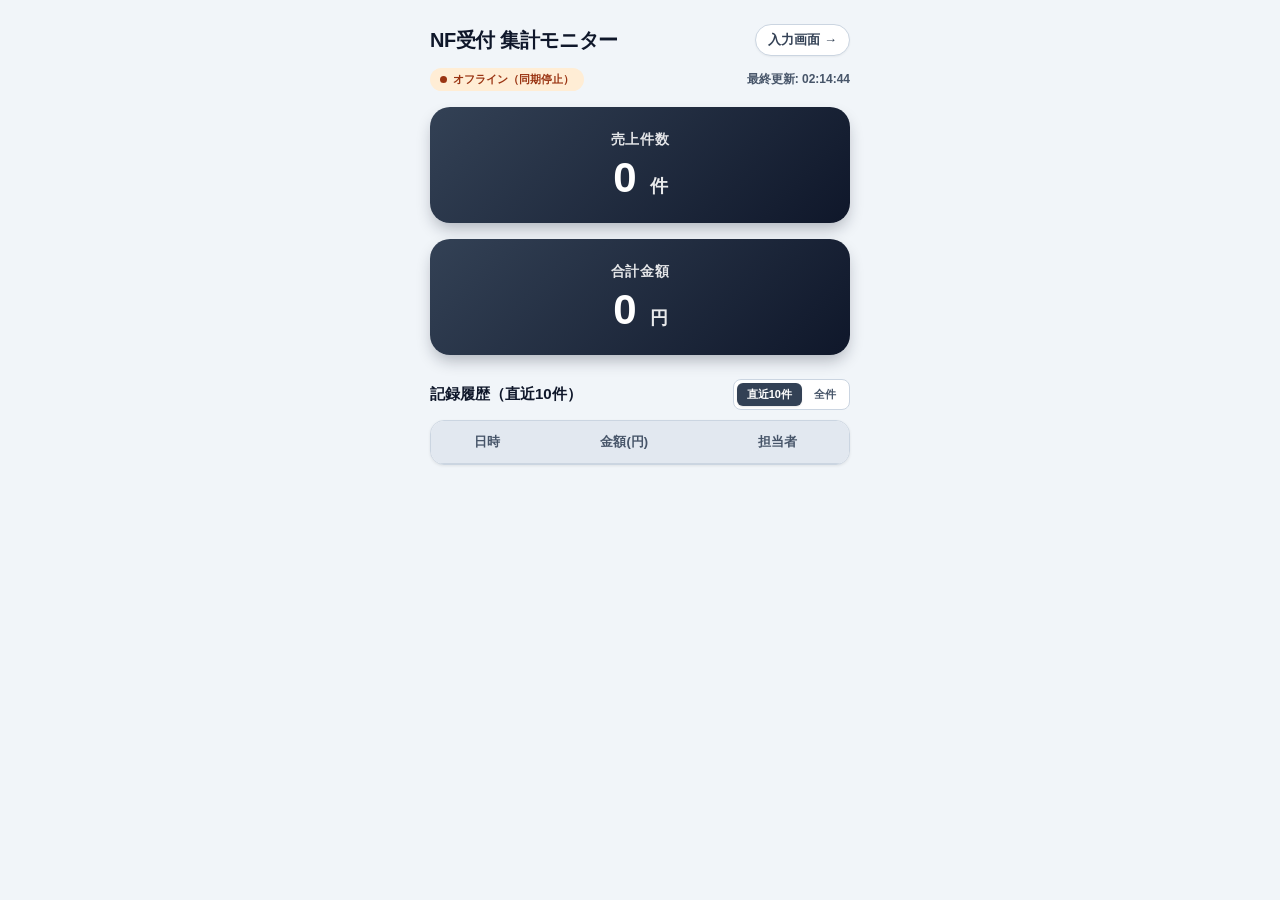
<file: index.html>
<!DOCTYPE html>
<html lang="ja">
<head>
  <meta charset="UTF-8">
  <meta name="viewport" content="width=device-width, initial-scale=1.0, maximum-scale=1.0, user-scalable=no">
  <title>NF受付 集計モニター</title>

  <!-- 1. LINE・SNS共有用の表示設定（OGP） -->
  <meta property="og:title" content="NF受付 集計モニター">
  <meta property="og:site_name" content="NF受付 記録システム">
  <meta property="og:description" content="NF受付のリアルタイム集計モニター">
  <meta property="og:type" content="website">
  <meta property="og:url" content="https://ts780-crypto.github.io/nf-reception/viewer.html">
  <meta property="og:image" content="https://ts780-crypto.github.io/nf-reception/apple-touch-icon.png">

  <!-- 2. PCブラウザ・一部ブラウザ用 (SVG) -->
  <link rel="icon" href="favicon.svg?v=2" type="image/svg+xml">

  <!-- 3. iPhone Safariの「タブ一覧画面」用 (PNG形式) -->
  <link rel="icon" type="image/png" sizes="180x180" href="apple-touch-icon.png?v=2">

  <!-- 4. iPhone 「ホーム画面に追加」用 -->
  <link rel="apple-touch-icon" sizes="180x180" href="apple-touch-icon.png?v=2">
  <meta name="apple-mobile-web-app-capable" content="yes">
  <meta name="apple-mobile-web-app-status-bar-style" content="default">
  <meta name="apple-mobile-web-app-title" content="NF集計">

  <!-- 5. Android (Chrome) 用 -->
  <link rel="manifest" href="manifest.json">
  <meta name="theme-color" content="#ea580c">

  <link rel="stylesheet" href="style.css?v=1">
</head>
<body ontouchstart="">

  <!-- メインヘッダー -->
  <div class="header-bar">
    <h2>NF受付 集計モニター</h2>
    <a href="input.html" class="header-nav-link">入力画面 →</a>
  </div>

  <!-- サブステータスバー -->
  <div class="status-sub-bar">
    <div class="net-badge online" id="netStatus">
      <span class="status-dot"></span>
      <span id="netStatusText">リアルタイム同期中</span>
    </div>
    <div class="last-update" id="lastUpdate">最終更新: --:--:--</div>
  </div>

  <main class="summary-grid" style="margin-bottom: 24px;">
    <!-- 売上件数 -->
    <div class="summary-card">
      <div class="label">売上件数</div>
      <div class="value" id="totalCount">0 <span class="unit">件</span></div>
    </div>

    <!-- 合計金額 -->
    <div class="summary-card">
      <div class="label">合計金額</div>
      <div class="value" id="totalAmount">0 <span class="unit">円</span></div>
    </div>
  </main>

  <!-- 記録履歴ヘッダー＆切替ボタン -->
  <div class="history-header">
    <h3 id="historyTitle">記録履歴（直近10件）</h3>
    <div class="toggle-group">
      <button type="button" id="btnLimit10" class="btn-toggle active" onclick="setDisplayMode('limit')">直近10件</button>
      <button type="button" id="btnLimitAll" class="btn-toggle" onclick="setDisplayMode('all')">全件</button>
    </div>
  </div>

  <!-- 記録履歴テーブル -->
  <div class="table-card">
    <table>
      <thead>
        <tr>
          <th>日時</th>
          <th>金額(円)</th>
          <th>担当者</th>
        </tr>
      </thead>
      <tbody id="logTableBody">
        <!-- JavaScriptで描画 -->
      </tbody>
    </table>
  </div>

  <script src="viewer.js"></script>

</body>
</html>
</file>
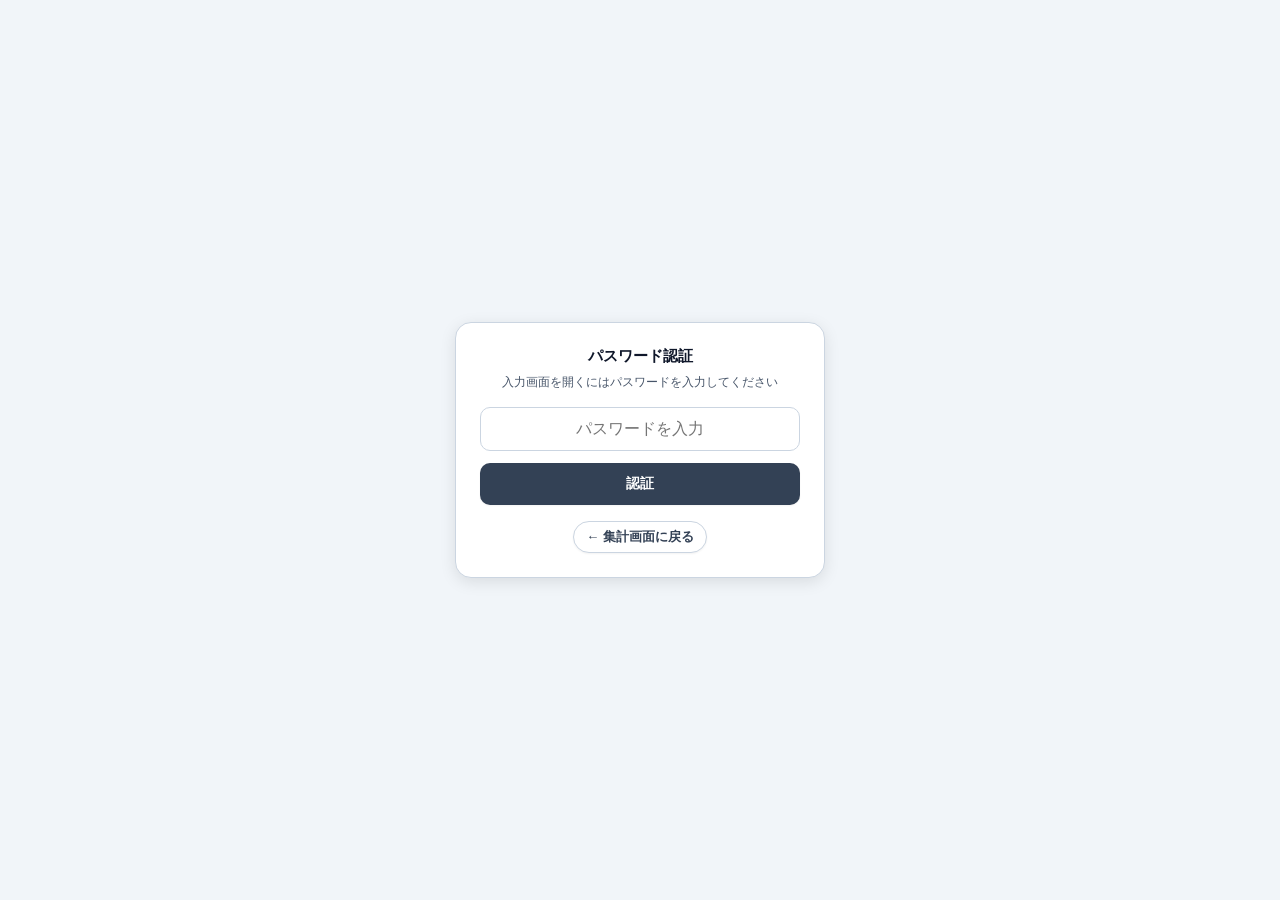
<file: input.html>
<!DOCTYPE html>
<html lang="ja">
<head>
  <meta charset="UTF-8">
  <meta name="viewport" content="width=device-width, initial-scale=1.0, maximum-scale=1.0, user-scalable=no">
  <title>NF受付 記録システム</title>

  <!-- LINE・SNS共有用の表示設定（OGP） -->
  <meta property="og:title" content="NF受付 記録システム">
  <meta property="og:site_name" content="NF受付 記録システム">
  <meta property="og:description" content="NF受付の金額入力・集計システム">
  <meta property="og:type" content="website">
  <meta property="og:url" content="https://ts780-crypto.github.io/nf-reception/">
  <meta property="og:image" content="https://ts780-crypto.github.io/nf-reception/apple-touch-icon.png">

  <!-- PCブラウザ・一部ブラウザ用 (SVG) -->
  <link rel="icon" href="favicon.svg?v=2" type="image/svg+xml">

  <!-- iPhone Safariの「タブ一覧画面」用 -->
  <link rel="icon" type="image/png" sizes="180x180" href="apple-touch-icon.png?v=3">

  <!-- iPhone 「ホーム画面に追加」用 -->
  <link rel="apple-touch-icon" sizes="180x180" href="apple-touch-icon.png?v=3">
  <meta name="apple-mobile-web-app-capable" content="yes">
  <meta name="apple-mobile-web-app-status-bar-style" content="default">
  <meta name="apple-mobile-web-app-title" content="NF受付">

  <!-- Android (Chrome) 用 -->
  <link rel="manifest" href="manifest.json">
  <meta name="theme-color" content="#ea580c">
  
  <link rel="stylesheet" href="style.css?v=1">
 
</head>
<body ontouchstart="">
  
  <!-- パスワード認証画面（初期状態） -->
  <div id="authOverlay" class="auth-overlay">
    <div class="auth-card">
      <h3>パスワード認証</h3>
      <p style="font-size: 12px; color: var(--text-sub); margin: 0;">入力画面を開くにはパスワードを入力してください</p>
      
      <form onsubmit="authenticate(event)">
        <input type="password" id="passInput" placeholder="パスワードを入力" autocomplete="current-password">
        <button type="submit" class="btn-action" style="width: 100%; background: var(--primary); color: #ffffff; border: none; padding: 12px; font-size: 14px;">認証</button>
      </form>
      
      <p id="authError" style="color: var(--delete-text); font-size: 12px; margin: 10px 0 0 0; display: none;">パスワードが違います</p>
      <a href="index.html" class="header-nav-link" style="display: inline-block; margin-top: 16px;">← 集計画面に戻る</a>
    </div>
  </div>
  <!-- ヘッダー -->
  <div class="header-bar">
    <h2>NF受付 記録システム</h2>
    <a href="index.html" class="header-nav-link">← 集計画面</a>
  </div>

  <!-- ステータスバー -->
  <div class="status-bar">
    <div id="netStatus" class="net-badge online">
      <span class="status-dot"></span>
      <span id="netStatusText">オンライン</span>
    </div>
    <div id="syncInfo" class="sync-info">全データ同期完了</div>
  </div>

  <!-- 集計カード -->
  <div class="summary-box">
    <div class="summary-card">
      <div class="summary-label">売上件数</div>
      <div class="summary-value" id="totalCount">0 <span class="unit">件</span></div>
    </div>
    <div class="summary-card">
      <div class="summary-label">合計金額</div>
      <div class="summary-value" id="totalAmount">0 <span class="unit">円</span></div>
    </div>
  </div>

  <!-- 担当者入力欄 -->
  <div class="user-box">
    <label for="userName">担当者名</label>
    <input type="text" id="userName" placeholder="担当者名を入力（自動保存）" oninput="localStorage.setItem('savedUserName', this.value)">
  </div>

  <!-- 金額ボタン設定ヘッダー -->
  <div class="btn-header">
    <span class="btn-header-title">金額ショートカット</span>
    <button type="button" class="btn-settings-toggle" onclick="toggleSettings()">金額変更</button>
  </div>

  <!-- 金額設定パネル（初期状態は非表示） -->
  <div id="settingsPanel" class="settings-panel" style="display: none;">
    <p class="settings-desc">ボタンの金額を変更できます（この端末のみ保存）</p>
    <div class="settings-inputs">
      <input type="number" id="preset1" placeholder="ボタン1">
      <input type="number" id="preset2" placeholder="ボタン2">
      <input type="number" id="preset3" placeholder="ボタン3">
      <input type="number" id="preset4" placeholder="ボタン4">
    </div>
    <div style="display: flex; gap: 8px; margin-top: 10px;">
      <button type="button" class="btn-action" style="flex: 1;" onclick="resetPresets()">デフォルトに戻す</button>
      <button type="button" class="btn-action" style="flex: 1; background-color: var(--primary); color: #ffffff; border: none;" onclick="savePresets()">設定を保存</button>
    </div>
  </div>

  <!-- 金額ボタン（JavaScriptで動的描画） -->
  <div class="btn-grid" id="btnGrid"></div>

  <!-- 操作ボタン群 -->
  <div class="action-group">
    <button type="button" class="btn-action cancel" onclick="直近1件削除()">直近1件取消</button>
    <button type="button" class="btn-action" onclick="csvダウンロード()">CSV出力</button>
    <button type="button" class="btn-action delete" onclick="データ全削除()">全削除</button>
  </div>

  <!-- 記録履歴テーブル -->
  <h3>記録履歴</h3>
  <div class="table-card">
    <table>
      <thead>
        <tr>
          <th>日時</th>
          <th>金額(円)</th>
          <th>担当者</th>
        </tr>
      </thead>
      <tbody id="logTableBody">
        <!-- JavaScriptで描画 -->
      </tbody>
    </table>
  </div>

  <script src="app.js"></script>
</body>
</html>
</file>
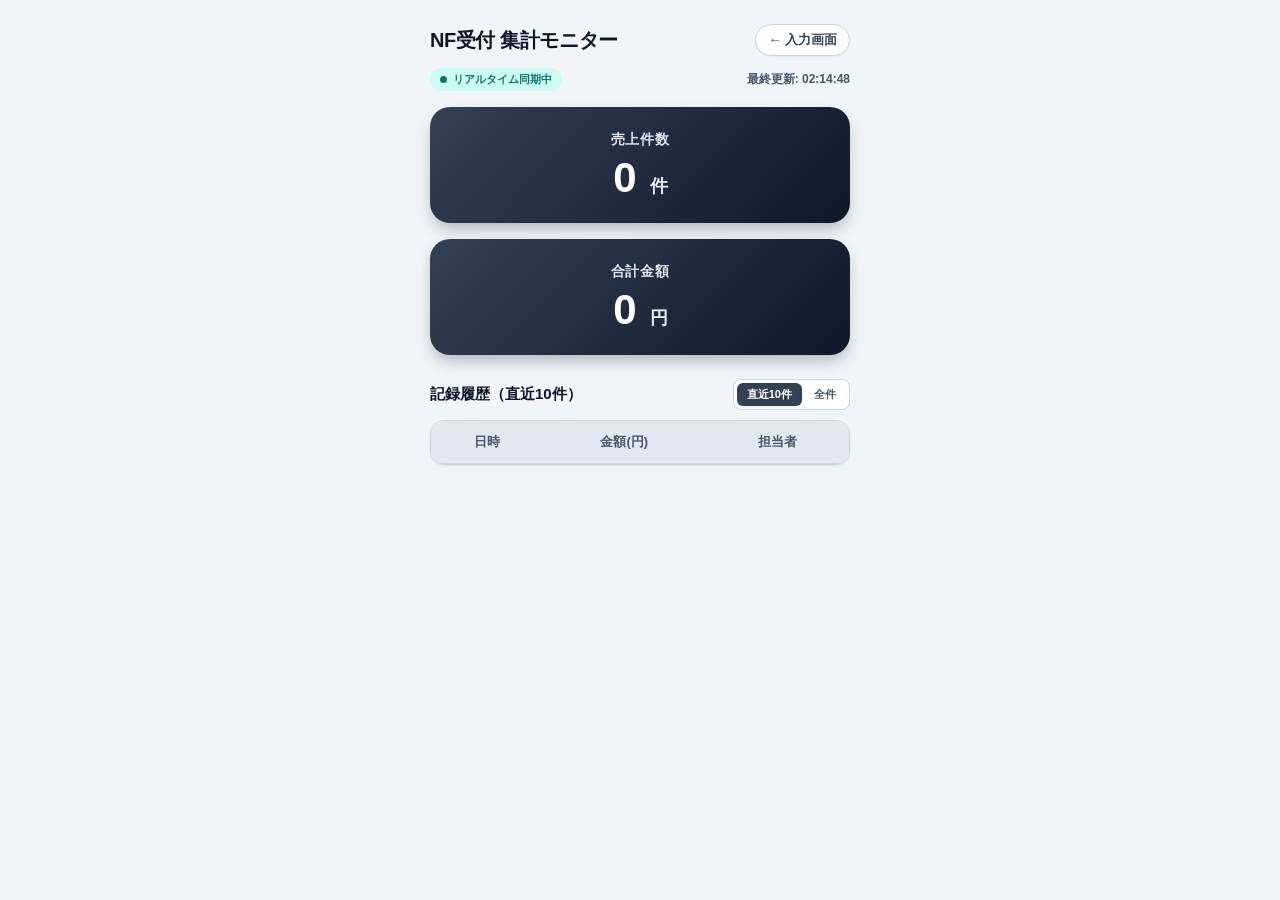
<file: viewer.html>
<!DOCTYPE html>
<html lang="ja">
<head>
  <meta charset="UTF-8">
  <meta name="viewport" content="width=device-width, initial-scale=1.0, maximum-scale=1.0, user-scalable=no">
  <title>NF受付 集計モニター</title>

  <!-- 1. LINE・SNS共有用の表示設定（OGP） -->
  <meta property="og:title" content="NF受付 集計モニター">
  <meta property="og:site_name" content="NF受付 記録システム">
  <meta property="og:description" content="NF受付のリアルタイム集計モニター">
  <meta property="og:type" content="website">
  <meta property="og:url" content="https://ts780-crypto.github.io/nf-reception/viewer.html">
  <meta property="og:image" content="https://ts780-crypto.github.io/nf-reception/apple-touch-icon.png">

  <!-- 2. PCブラウザ・一部ブラウザ用 (SVG) -->
  <link rel="icon" href="favicon.svg?v=2" type="image/svg+xml">

  <!-- 3. iPhone Safariの「タブ一覧画面」用 (PNG形式) -->
  <link rel="icon" type="image/png" sizes="180x180" href="apple-touch-icon.png?v=2">

  <!-- 4. iPhone 「ホーム画面に追加」用 -->
  <link rel="apple-touch-icon" sizes="180x180" href="apple-touch-icon.png?v=2">
  <meta name="apple-mobile-web-app-capable" content="yes">
  <meta name="apple-mobile-web-app-status-bar-style" content="default">
  <meta name="apple-mobile-web-app-title" content="NF集計">

  <!-- 5. Android (Chrome) 用 -->
  <link rel="manifest" href="manifest.json">
  <meta name="theme-color" content="#ea580c">

  <link rel="stylesheet" href="style.css?v=1">
</head>
<body>

  <!-- メインヘッダー -->
  <div class="header-bar">
    <h2>NF受付 集計モニター</h2>
    <a href="index.html" class="header-nav-link">← 入力画面</a>
  </div>

  <!-- サブステータスバー -->
  <div class="status-sub-bar">
    <div class="status-badge">
      <span class="status-dot"></span>
      リアルタイム同期中
    </div>
    <div class="last-update" id="lastUpdate">最終更新: --:--:--</div>
  </div>

  <main class="summary-grid" style="margin-bottom: 24px;">
    <!-- 売上件数 -->
    <div class="summary-card">
      <div class="label">売上件数</div>
      <div class="value" id="totalCount">0 <span class="unit">件</span></div>
    </div>

    <!-- 合計金額 -->
    <div class="summary-card">
      <div class="label">合計金額</div>
      <div class="value" id="totalAmount">0 <span class="unit">円</span></div>
    </div>
  </main>

  <!-- 記録履歴ヘッダー＆切替ボタン -->
  <div class="history-header">
    <h3 id="historyTitle">記録履歴（直近10件）</h3>
    <div class="toggle-group">
      <button type="button" id="btnLimit10" class="btn-toggle active" onclick="setDisplayMode('limit')">直近10件</button>
      <button type="button" id="btnLimitAll" class="btn-toggle" onclick="setDisplayMode('all')">全件</button>
    </div>
  </div>

  <!-- 記録履歴テーブル -->
  <div class="table-card">
    <table>
      <thead>
        <tr>
          <th>日時</th>
          <th>金額(円)</th>
          <th>担当者</th>
        </tr>
      </thead>
      <tbody id="logTableBody">
        <!-- JavaScriptで描画 -->
      </tbody>
    </table>
  </div>

  <script src="viewer.js"></script>

</body>
</html>
</file>
<file: style.css>
/* ==========================================
   1. カラー変数（テーマ設定: ダークブルーグレー）
   ========================================== */
:root {
  --bg-color: #f1f5f9;           /* 全体背景: 淡いブルーグレー */
  --card-bg: #ffffff;            /* カード背景 */
  --text-main: #0f172a;          /* メイン文字: 濃いダークスレート */
  --text-sub: #475569;           /* サブ文字 */
  --primary: #334155;            /* メインアクセント */
  --link-color: #334155;        /* リンクカラー */
  --border: #cbd5e1;             /* 境界線 */
  --input-bg: #ffffff;           /* 入力欄背景 */

  /* 金額入力ボタン（視認性と境界線を強調） */
  --btn-bg: #ffffff;
  --btn-text: #0f172a;
  --btn-border: #64748b;        /* くっきりした枠線 */
  --btn-shadow: #94a3b8;        /* 押す前の立体的な影 */
  --btn-active-bg: #e2e8f0;

  /* アクションボタン */
  --action-bg: #e2e8f0;
  --action-text: #1e293b;
  --action-active: #cbd5e1;
  --cancel-bg: #fef3c7;
  --cancel-border: #fde68a;
  --cancel-text: #b45309;
  --delete-bg: #ffe4e6;
  --delete-border: #fecdd3;
  --delete-text: #9f1239;

  /* テーブル */
  --table-header-bg: #e2e8f0;
  --table-border: #cbd5e1;

  /* ステータスバー */
  --status-online-bg: #ccfbf1;
  --status-online-text: #0f766e;
  --status-offline-bg: #ffedd5;
  --status-offline-text: #9a3412;
}

/* ダークモード */
@media (prefers-color-scheme: dark) {
  :root {
    --bg-color: #0f172a;         /* 深みのあるダークスレート */
    --card-bg: #1e293b;          /* カード背景 */
    --text-main: #f8fafc;        /* メイン文字 */
    --text-sub: #cbd5e1;         /* サブ文字 */
    --primary: #94a3b8;          /* メインアクセント */
    --link-color: #cbd5e1;
    --border: #334155;
    --input-bg: #0f172a;

    /* 金額入力ボタン */
    --btn-bg: #334155;
    --btn-text: #ffffff;
    --btn-border: #64748b;
    --btn-shadow: #0f172a;       /* 暗い画面用の影 */
    --btn-active-bg: #475569;

    /* アクションボタン */
    --action-bg: #334155;
    --action-text: #f8fafc;
    --action-active: #475569;
    --cancel-bg: #451a03;
    --cancel-border: #78350f;
    --cancel-text: #fbbf24;
    --delete-bg: #450a0a;
    --delete-border: #7f1d1d;
    --delete-text: #f87171;

    /* テーブル */
    --table-header-bg: #0f172a;
    --table-border: #334155;

    /* ステータスバー */
    --status-online-bg: #115e59;
    --status-online-text: #2dd4bf;
    --status-offline-bg: #7c2d12;
    --status-offline-text: #ff844c;
  }
}

/* ==========================================
   2. ベーススタイル
   ========================================== */
body {
  font-family: -apple-system, BlinkMacSystemFont, "Segoe UI", Roboto, "Helvetica Neue", Arial, sans-serif;
  padding: 24px 16px;
  max-width: 420px;
  margin: 0 auto;
  background-color: var(--bg-color);
  color: var(--text-main);
  -webkit-font-smoothing: antialiased;
  transition: background-color 0.3s, color 0.3s;
}

button {
  touch-action: manipulation;
  -webkit-tap-highlight-color: transparent;
  font-family: inherit;
}

/* ==========================================
   3. ヘッダー＆ナビゲーション
   ========================================== */
.header-bar {
  display: flex;
  justify-content: space-between;
  align-items: center;
  margin-bottom: 12px;
}
.header-bar h2 {
  margin: 0;
  font-size: 20px;
  font-weight: 700;
  color: var(--text-main);
  letter-spacing: -0.02em;
}
.header-nav-link {
  font-size: 13px;
  font-weight: 600;
  color: var(--link-color);
  text-decoration: none;
  padding: 6px 12px;
  background-color: var(--card-bg);
  border: 1px solid var(--border);
  border-radius: 20px;
  box-shadow: 0 1px 2px rgba(0,0,0,0.05);
  transition: opacity 0.2s, background-color 0.3s;
  white-space: nowrap;
}
.header-nav-link:active {
  opacity: 0.7;
}

/* ==========================================
   4. ステータスバー
   ========================================== */
.status-bar, .status-sub-bar {
  display: flex;
  justify-content: space-between;
  align-items: center;
  margin-bottom: 16px;
  font-size: 11px;
  font-weight: 600;
}
.net-badge, .status-badge {
  display: inline-flex;
  align-items: center;
  gap: 6px;
  padding: 4px 10px;
  border-radius: 20px;
  transition: all 0.3s;
}
.net-badge.online, .status-badge { background-color: var(--status-online-bg); color: var(--status-online-text); }
.net-badge.offline { background-color: var(--status-offline-bg); color: var(--status-offline-text); }
.status-dot { width: 7px; height: 7px; border-radius: 50%; background-color: currentColor; }
.sync-info, .last-update { color: var(--text-sub); font-size: 12px; }

/* ==========================================
   5. 集計カード（落ち着いたダークスレート）
   ========================================== */
.summary-box { display: grid; grid-template-columns: 1fr 1fr; gap: 12px; margin-bottom: 20px; }
.summary-grid { display: flex; flex-direction: column; gap: 16px; }

.summary-card {
  background: linear-gradient(135deg, #334155 0%, #0f172a 100%);
  border-radius: 16px;
  padding: 16px 10px;
  text-align: center;
  color: #ffffff;
  box-shadow: 0 8px 16px -3px rgba(15, 23, 42, 0.3);
  display: flex;
  flex-direction: column;
  justify-content: center;
}
.summary-grid .summary-card { padding: 24px 16px; border-radius: 20px; }

.summary-card .summary-label, .summary-card .label {
  font-size: 12px;
  font-weight: 600;
  color: rgba(255, 255, 255, 0.88);
  margin-bottom: 6px;
}
.summary-grid .summary-card .label { font-size: 14px; margin-bottom: 8px; letter-spacing: 0.05em; }

.summary-card .summary-value, .summary-card .value {
  font-size: 26px;
  font-weight: 800;
  color: #ffffff;
  letter-spacing: -0.03em;
  line-height: 1.1;
}
.summary-grid .summary-card .value { font-size: 42px; line-height: 1; }

.summary-card .unit { font-size: 13px; font-weight: 600; opacity: 0.9; margin-left: 2px; }
.summary-grid .summary-card .unit { font-size: 18px; margin-left: 4px; }

/* ==========================================
   6. 入力画面固有パーツ (index.html)
   ========================================== */
.user-box {
  background: var(--card-bg);
  padding: 14px 16px;
  border-radius: 14px;
  margin-bottom: 16px;
  box-shadow: 0 1px 3px rgba(0, 0, 0, 0.08);
  border: 1px solid var(--border);
}
.user-box label { display: block; font-size: 11px; font-weight: 600; color: var(--text-sub); margin-bottom: 6px; }
.user-box input {
  width: 100%; padding: 8px 10px; box-sizing: border-box;
  border: 1px solid var(--border); border-radius: 8px; font-size: 15px;
  color: var(--text-main); background-color: var(--input-bg); outline: none;
}
.user-box input:focus { border-color: var(--primary); }

/* 入力ボタン＆押し込み（へこむ）アニメーションの復元 */
.btn-grid { display: grid; grid-template-columns: 1fr 1fr; gap: 14px; margin-bottom: 20px; }

.btn-input {
  padding: 18px 10px;
  font-size: 24px;
  font-weight: 700;
  background: var(--btn-bg);
  color: var(--btn-text);
  border: 1.5px solid var(--btn-border);
  border-radius: 16px;
  cursor: pointer;
  box-shadow: 0 5px 0 var(--btn-shadow);
  transition: transform 0.05s ease, box-shadow 0.05s ease, background-color 0.05s ease;
  user-select: none;
  -webkit-user-select: none;
  display: flex;
  align-items: baseline;
  justify-content: center;
  width: 100%;
}

.btn-input .btn-unit { font-size: 16px; font-weight: 600; margin-left: 2px; }

/* 押した時の「へこむ」スタイル */
.btn-input:active {
  transform: translateY(5px) !important;
  box-shadow: 0 0 0 var(--btn-shadow) !important;
  background-color: var(--btn-active-bg) !important;
}

.action-group { display: flex; gap: 8px; margin-bottom: 24px; }
.btn-action {
  flex: 1; padding: 10px 4px; cursor: pointer; border-radius: 10px;
  border: 1px solid var(--border); background: var(--action-bg);
  font-size: 13px; font-weight: 600; color: var(--action-text);
  box-shadow: 0 1px 2px rgba(0,0,0,0.05);
}
.btn-action:active { background-color: var(--action-active); }
.btn-action.cancel { color: var(--cancel-text); border-color: var(--cancel-border); background-color: var(--cancel-bg); }
.btn-action.delete { color: var(--delete-text); border-color: var(--delete-border); background-color: var(--delete-bg); }

h3 { font-size: 15px; font-weight: 700; color: var(--text-main); margin-bottom: 10px; }
.table-card { background: var(--card-bg); border-radius: 14px; overflow: hidden; border: 1px solid var(--border); box-shadow: 0 1px 3px rgba(0, 0, 0, 0.08); }
table { width: 100%; border-collapse: collapse; }
th, td { padding: 12px 10px; text-align: center; font-size: 13px; }
th { background: var(--table-header-bg); color: var(--text-sub); font-weight: 600; border-bottom: 1px solid var(--border); }
td { border-bottom: 1px solid var(--table-border); color: var(--text-main); }
tr:last-child td { border-bottom: none; }

.pending-tag {
  display: inline-block; font-size: 10px; padding: 2px 6px; border-radius: 4px;
  background-color: var(--cancel-bg); color: var(--cancel-text);
  border: 1px solid var(--cancel-border); margin-left: 4px;
}

/* ==========================================
   7. 金額設定パネル（カスタムボタン用）
   ========================================== */
.btn-header {
  display: flex;
  justify-content: space-between;
  align-items: center;
  margin-bottom: 8px;
}
.btn-header-title {
  font-size: 13px;
  font-weight: 700;
  color: var(--text-sub);
}
.btn-settings-toggle {
  background: none;
  border: none;
  color: var(--link-color);
  font-size: 12px;
  font-weight: 600;
  cursor: pointer;
  padding: 4px 8px;
  border-radius: 6px;
}
.btn-settings-toggle:active {
  background-color: var(--btn-active-bg);
}

.settings-panel {
  background: var(--card-bg);
  border: 1px solid var(--border);
  border-radius: 12px;
  padding: 12px;
  margin-bottom: 16px;
}
.settings-desc {
  font-size: 11px;
  color: var(--text-sub);
  margin: 0 0 10px 0;
}
.settings-inputs {
  display: grid;
  grid-template-columns: 1fr 1fr;
  gap: 8px;
}
.settings-inputs input {
  width: 100%;
  padding: 8px;
  box-sizing: border-box;
  border: 1px solid var(--border);
  border-radius: 8px;
  font-size: 14px;
  background-color: var(--input-bg);
  color: var(--text-main);
  outline: none;
}
.settings-inputs input:focus {
  border-color: var(--primary);
}

/* ==========================================
   8. 集計モニター固有パーツ (viewer.html)
   ========================================== */
.history-header {
  display: flex;
  justify-content: space-between;
  align-items: center;
  margin-bottom: 10px;
}
.history-header h3 {
  margin: 0;
}
.toggle-group {
  display: flex;
  gap: 2px;
  background: var(--card-bg);
  padding: 3px;
  border-radius: 8px;
  border: 1px solid var(--border);
}
.btn-toggle {
  font-size: 11px;
  font-weight: 600;
  padding: 4px 10px;
  border-radius: 6px;
  border: none;
  background: transparent;
  color: var(--text-sub);
  cursor: pointer;
  transition: all 0.2s ease;
}
.btn-toggle.active {
  background: var(--primary);
  color: #ffffff;
  box-shadow: 0 1px 2px rgba(0,0,0,0.1);
}

/* ==========================================
   9. パスワード認証画面 (input.html)
   ========================================== */
.auth-overlay {
  position: fixed;
  top: 0;
  left: 0;
  width: 100%;
  height: 100%;
  background: var(--bg-color);
  display: flex;
  flex-direction: column;
  justify-content: center;
  align-items: center;
  z-index: 9999;
  padding: 24px;
  box-sizing: border-box;
}

.auth-card {
  background: var(--card-bg);
  border: 1px solid var(--border);
  border-radius: 16px;
  padding: 24px;
  width: 100%;
  max-width: 320px;
  text-align: center;
  box-shadow: 0 4px 16px rgba(0, 0, 0, 0.1);
}

.auth-card h3 {
  margin: 0 0 8px 0;
}

.auth-card input {
  width: 100%;
  padding: 12px;
  margin: 16px 0 12px 0;
  box-sizing: border-box;
  border: 1px solid var(--border);
  border-radius: 10px;
  font-size: 16px;
  text-align: center;
  background: var(--input-bg);
  color: var(--text-main);
  outline: none;
}

.auth-card input:focus {
  border-color: var(--primary);
}
</file>
